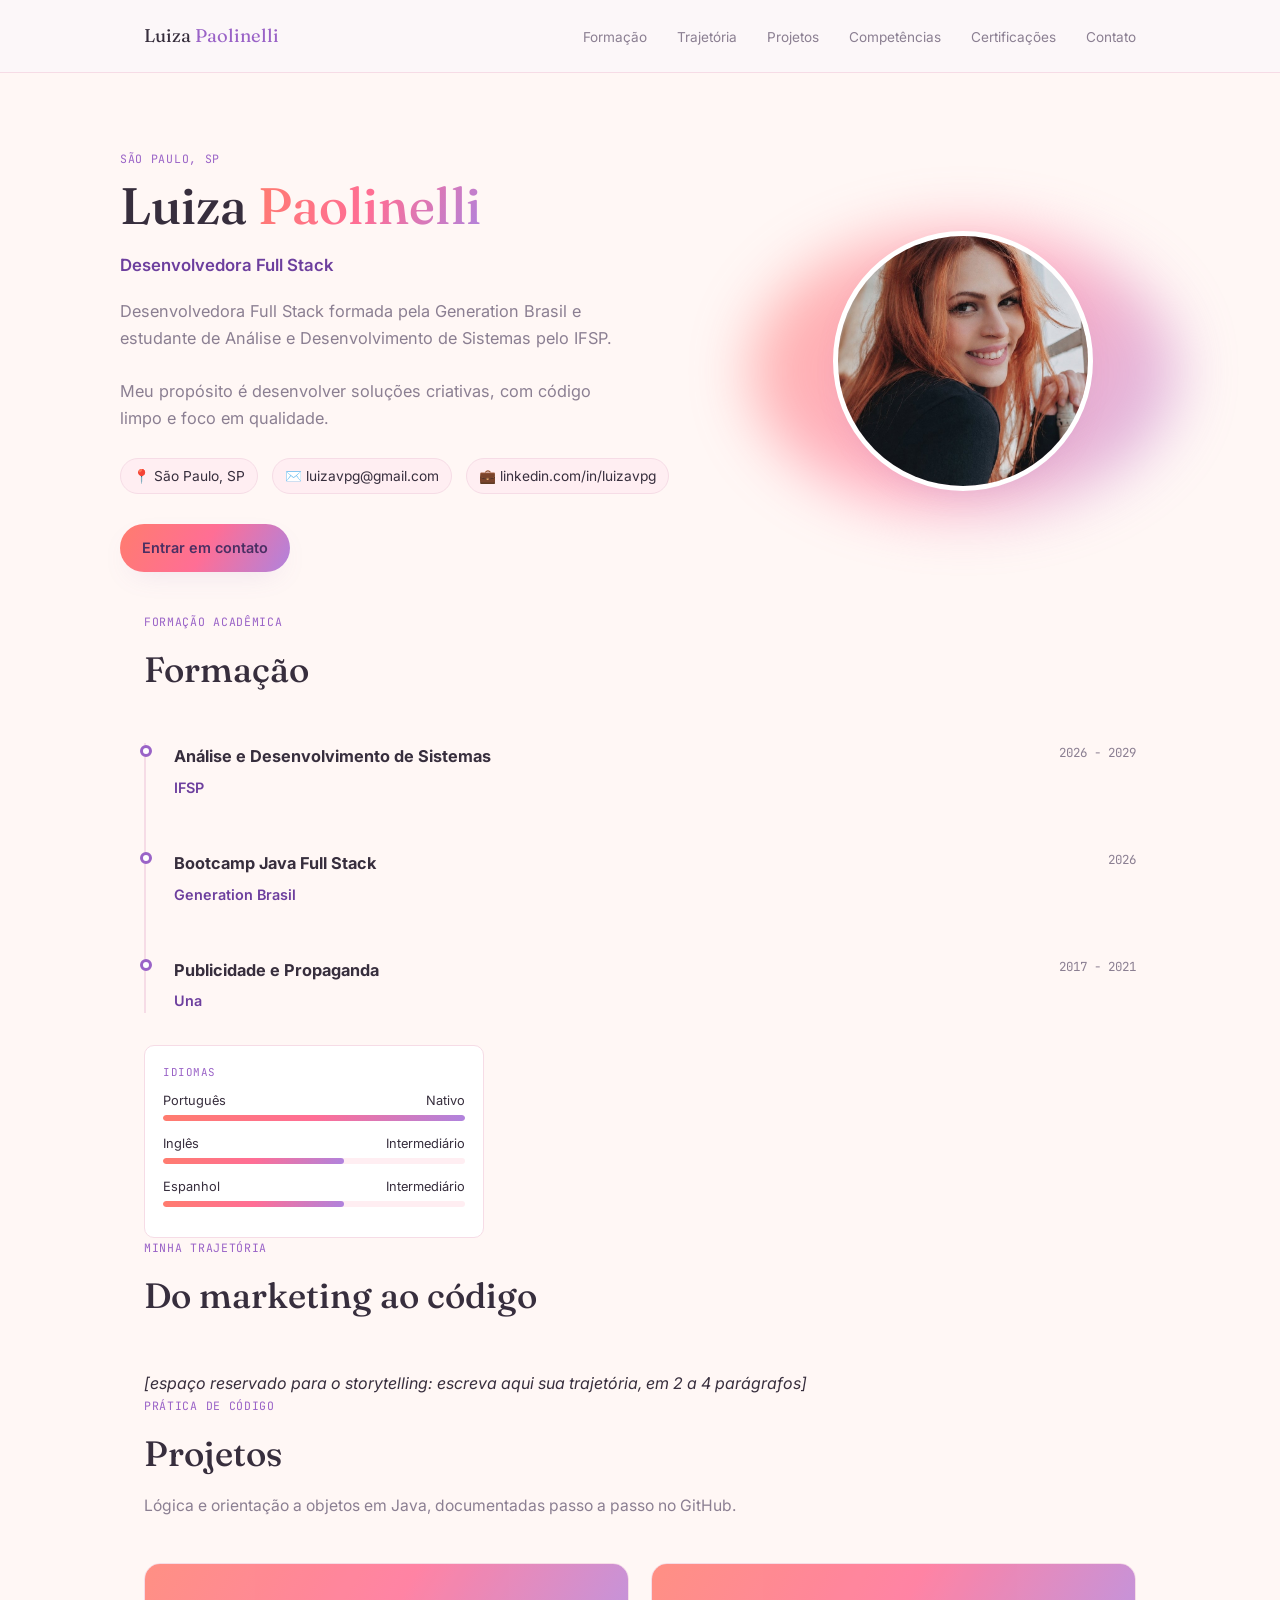
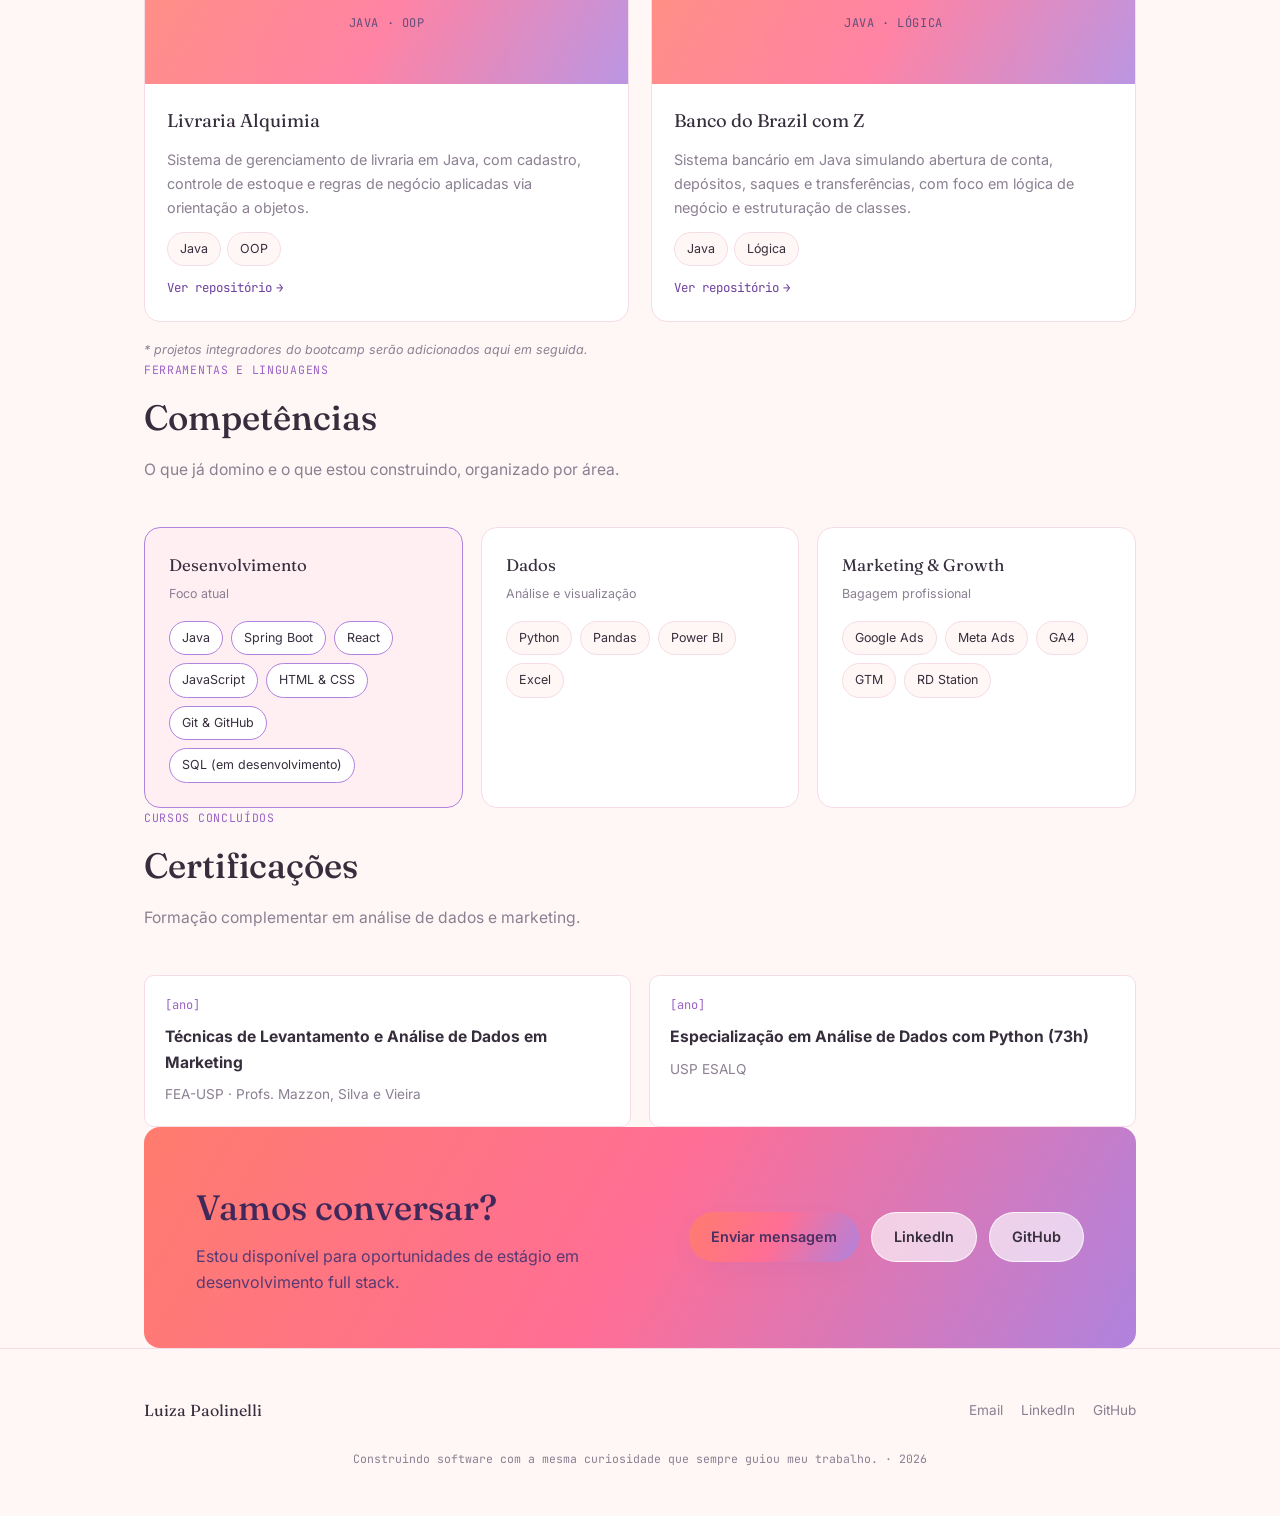
<file: index.html>
<!DOCTYPE html>
<html lang="pt-BR">
<head>
<meta charset="UTF-8">
<meta name="viewport" content="width=device-width, initial-scale=1">
<title>Luiza Paolinelli · Desenvolvedora Full Stack</title>
<meta name="description" content="Currículo online de Luiza Paolinelli, desenvolvedora full stack (Java + React).">
<link rel="preconnect" href="https://fonts.googleapis.com">
<link rel="preconnect" href="https://fonts.gstatic.com" crossorigin>
<link href="https://fonts.googleapis.com/css2?family=Fraunces:opsz,wght@9..144,400;9..144,500;9..144,600;9..144,700&family=Inter:wght@400;500;600;700&family=JetBrains+Mono:wght@400;500&display=swap" rel="stylesheet">
<link rel="stylesheet" href="style.css">
</head>
<body>

<nav>
  <div class="wrap">
    <a class="brand" href="#topo">Luiza <span>Paolinelli</span></a>
    <button class="nav-toggle" id="navToggle" aria-label="Abrir menu" aria-expanded="false">☰</button>
    <ul class="nav-links" id="navLinks">
      <li><a href="#formacao">Formação</a></li>
      <li><a href="#trajetoria">Trajetória</a></li>
      <li><a href="#projetos">Projetos</a></li>
      <li><a href="#competencias">Competências</a></li>
      <li><a href="#certificacoes">Certificações</a></li>
      <li><a href="#contato">Contato</a></li>
    </ul>
  </div>
</nav>

<header id="topo" class="hero wrap">
  <div class="hero-grid">
    <div>
      <span class="eyebrow">São Paulo, SP</span>
      <h1>Luiza <span class="accent">Paolinelli</span></h1>
      <p class="role">Desenvolvedora Full Stack</p>
      <p class="lede">Desenvolvedora Full Stack formada pela Generation Brasil e estudante de Análise e Desenvolvimento de Sistemas pelo IFSP.</p>
      <p class="lede">Meu propósito é desenvolver soluções criativas, com código limpo e foco em qualidade.</p>

      <div class="meta-row">
        <span>📍 São Paulo, SP</span>
        <span>✉️ luizavpg@gmail.com</span>
        <span>💼 linkedin.com/in/luizavpg</span>
      </div>

      <div class="cta-row">
        <a class="btn btn-primary" href="#contato">Entrar em contato</a>
      </div>
    </div>

    <div class="portrait-wrap">
      <div class="portrait-blob" aria-hidden="true"></div>
      <div class="portrait">
        <img src="imagens/luiza-paolinelli.jpg" alt="Foto de Luiza Paolinelli">
      </div>
    </div>
  </div>
</header>

<section id="formacao" class="wrap reveal">
  <div class="section-head">
    <span class="eyebrow">Formação acadêmica</span>
    <h2>Formação</h2>
  </div>

  <div class="timeline">
    <div class="timeline-item">
      <div class="timeline-dot"></div>
      <div class="timeline-head">
        <span class="timeline-role">Análise e Desenvolvimento de Sistemas</span>
        <span class="timeline-period">2026 - 2029</span>
      </div>
      <div class="timeline-org">IFSP</div>
    </div>

    <div class="timeline-item">
      <div class="timeline-dot"></div>
      <div class="timeline-head">
        <span class="timeline-role">Bootcamp Java Full Stack</span>
        <span class="timeline-period">2026</span>
      </div>
      <div class="timeline-org">Generation Brasil</div>
    </div>

    <div class="timeline-item">
      <div class="timeline-dot"></div>
      <div class="timeline-head">
        <span class="timeline-role">Publicidade e Propaganda</span>
        <span class="timeline-period">2017 - 2021</span>
      </div>
      <div class="timeline-org">Una</div>
    </div>
  </div>

  <div class="info-card" style="margin-top:32px; max-width:340px;">
    <span class="label">Idiomas</span>
    <div class="lang-bar">
      <div class="lang-row"><span>Português</span><span>Nativo</span></div>
      <div class="lang-track"><div class="lang-fill" style="width:100%"></div></div>
      <div class="lang-row"><span>Inglês</span><span>Intermediário</span></div>
      <div class="lang-track"><div class="lang-fill" style="width:60%"></div></div>
      <div class="lang-row"><span>Espanhol</span><span>Intermediário</span></div>
      <div class="lang-track"><div class="lang-fill" style="width:60%"></div></div>
    </div>
  </div>
</section>

<section id="trajetoria" class="wrap reveal">
  <div class="section-head">
    <span class="eyebrow">Minha trajetória</span>
    <h2>Do marketing ao código</h2>
  </div>

  <div class="about-text">
    <!-- Espaço reservado para o storytelling da Luiza. Escreva aqui a história da transição, em 2 a 4 parágrafos. -->
    <p class="fill-note">[espaço reservado para o storytelling: escreva aqui sua trajetória, em 2 a 4 parágrafos]</p>
  </div>
</section>

<section id="projetos" class="wrap reveal">
  <div class="section-head">
    <span class="eyebrow">Prática de código</span>
    <h2>Projetos</h2>
    <p class="section-sub">Lógica e orientação a objetos em Java, documentadas passo a passo no GitHub.</p>
  </div>

  <div class="project-grid">
    <div class="project-card">
      <div class="project-thumb">JAVA · OOP</div>
      <div class="project-body">
        <span class="project-title">Livraria Alquimia</span>
        <p class="project-desc">Sistema de gerenciamento de livraria em Java, com cadastro, controle de estoque e regras de negócio aplicadas via orientação a objetos.</p>
        <div class="project-tags"><span class="chip">Java</span><span class="chip">OOP</span></div>
        <a class="project-link" href="https://github.com/luizavpg-bit/projeto_livraria_alquimia" target="_blank" rel="noopener">Ver repositório</a>
      </div>
    </div>

    <div class="project-card">
      <div class="project-thumb">JAVA · LÓGICA</div>
      <div class="project-body">
        <span class="project-title">Banco do Brazil com Z</span>
        <p class="project-desc">Sistema bancário em Java simulando abertura de conta, depósitos, saques e transferências, com foco em lógica de negócio e estruturação de classes.</p>
        <div class="project-tags"><span class="chip">Java</span><span class="chip">Lógica</span></div>
        <a class="project-link" href="https://github.com/luizavpg-bit/conta_bancaria" target="_blank" rel="noopener">Ver repositório</a>
      </div>
    </div>
  </div>
  <p class="fill-note">* projetos integradores do bootcamp serão adicionados aqui em seguida.</p>
</section>

<section id="competencias" class="wrap reveal">
  <div class="section-head">
    <span class="eyebrow">Ferramentas e linguagens</span>
    <h2>Competências</h2>
    <p class="section-sub">O que já domino e o que estou construindo, organizado por área.</p>
  </div>

  <div class="skills-grid">
    <div class="skills-card primary">
      <div class="skills-card-title">Desenvolvimento</div>
      <div class="skills-card-sub">Foco atual</div>
      <div class="chip-row">
        <span class="chip">Java</span>
        <span class="chip">Spring Boot</span>
        <span class="chip">React</span>
        <span class="chip">JavaScript</span>
        <span class="chip">HTML &amp; CSS</span>
        <span class="chip">Git &amp; GitHub</span>
        <span class="chip">SQL (em desenvolvimento)</span>
      </div>
    </div>

    <div class="skills-card">
      <div class="skills-card-title">Dados</div>
      <div class="skills-card-sub">Análise e visualização</div>
      <div class="chip-row">
        <span class="chip">Python</span>
        <span class="chip">Pandas</span>
        <span class="chip">Power BI</span>
        <span class="chip">Excel</span>
      </div>
    </div>

    <div class="skills-card">
      <div class="skills-card-title">Marketing &amp; Growth</div>
      <div class="skills-card-sub">Bagagem profissional</div>
      <div class="chip-row">
        <span class="chip">Google Ads</span>
        <span class="chip">Meta Ads</span>
        <span class="chip">GA4</span>
        <span class="chip">GTM</span>
        <span class="chip">RD Station</span>
      </div>
    </div>
  </div>
</section>

<section id="certificacoes" class="wrap reveal">
  <div class="section-head">
    <span class="eyebrow">Cursos concluídos</span>
    <h2>Certificações</h2>
    <p class="section-sub">Formação complementar em análise de dados e marketing.</p>
  </div>

  <div class="cert-grid">
    <div class="cert-card">
      <span class="cert-year">[ano]</span>
      <span class="cert-name">Técnicas de Levantamento e Análise de Dados em Marketing</span>
      <span class="cert-meta">FEA-USP · Profs. Mazzon, Silva e Vieira</span>
    </div>
    <div class="cert-card">
      <span class="cert-year">[ano]</span>
      <span class="cert-name">Especialização em Análise de Dados com Python (73h)</span>
      <span class="cert-meta">USP ESALQ</span>
    </div>
  </div>
</section>

<section id="contato" class="wrap reveal">
  <div class="contact-box">
    <div>
      <h2>Vamos conversar?</h2>
      <p>Estou disponível para oportunidades de estágio em desenvolvimento full stack.</p>
    </div>
    <div class="contact-actions">
      <a class="btn btn-primary" href="mailto:luizavpg@gmail.com">Enviar mensagem</a>
      <a class="btn btn-ghost" href="https://www.linkedin.com/in/luizavpg/" target="_blank" rel="noopener">LinkedIn</a>
      <a class="btn btn-ghost" href="https://github.com/luizavpg-bit" target="_blank" rel="noopener">GitHub</a>
    </div>
  </div>
</section>

<footer>
  <div class="wrap footer-grid">
    <span class="brand" style="font-size:1rem;">Luiza Paolinelli</span>
    <div class="footer-links">
      <a href="mailto:luizavpg@gmail.com">Email</a>
      <a href="https://www.linkedin.com/in/luizavpg/" target="_blank" rel="noopener">LinkedIn</a>
      <a href="https://github.com/luizavpg-bit" target="_blank" rel="noopener">GitHub</a>
    </div>
    <span class="footer-note" id="footerNote">Construindo software com a mesma curiosidade que sempre guiou meu trabalho.</span>
  </div>
</footer>

<script src="script.js"></script>
</body>
</html>
</file>
<file: style.css>
/* =========================================================
   Luiza Paolinelli, Currículo Online
   Paleta: rosa bebê, lilás, branco, cinza claro, roxo em detalhes
   Tipografia: Fraunces (display), Inter (corpo), JetBrains Mono (dados)
   ========================================================= */

:root{
  /* cores — paleta enviada pela Luiza */
  --bg:            #FFF7F5;
  --surface:       #FFFFFF;
  --surface-soft:  #FFEEF2;
  --pink:          #FFDCE7;
  --pink-strong:   #FF6E95;
  --lilac:         #F0E4FA;
  --lilac-strong:  #AF83DE;
  --coral:         #FF7C6E;
  --peach:         #FABEA7;
  --purple:        #9A63C7;
  --purple-deep:   #6D3F9E;
  --ink:           #372E3D;
  --muted:         #8B7F92;
  --line:          #F6DCE6;
  --gradient:      linear-gradient(120deg, var(--coral), var(--pink-strong), var(--lilac-strong));

  /* tipografia */
  --font-display: 'Fraunces', serif;
  --font-body: 'Inter', sans-serif;
  --font-mono: 'JetBrains Mono', monospace;

  /* espaçamento */
  --radius: 16px;
  --radius-sm: 10px;
  --shadow: 0 10px 30px -12px rgba(138, 99, 184, 0.18);
  --shadow-hover: 0 16px 40px -14px rgba(138, 99, 184, 0.28);
}

*{ margin:0; padding:0; box-sizing:border-box; }

html{ scroll-behavior:smooth; }

body{
  background: var(--bg);
  color: var(--ink);
  font-family: var(--font-body);
  line-height: 1.65;
  -webkit-font-smoothing: antialiased;
}

a{ color:inherit; text-decoration:none; }
ul{ list-style:none; }
img{ max-width:100%; display:block; }

.wrap{ max-width: 1040px; margin:0 auto; padding:0 24px; }

.eyebrow{
  font-family: var(--font-mono);
  font-size: 0.72rem;
  letter-spacing: 0.06em;
  text-transform: uppercase;
  color: var(--purple);
  display:block;
  margin-bottom: 10px;
}

h1,h2,h3{ font-family: var(--font-display); font-weight:500; color: var(--ink); }

section{ padding: 88px 0; }
section .section-head{ max-width: 620px; margin-bottom: 44px; }
h2{ font-size: clamp(1.7rem, 3vw, 2.2rem); margin-bottom: 10px; }
.section-sub{ color: var(--muted); font-size: 0.98rem; }

.reveal{ opacity:0; transform: translateY(18px); transition: opacity .6s ease, transform .6s ease; }
.reveal.is-visible{ opacity:1; transform:none; }

/* ---------- NAV ---------- */
nav{
  position: sticky; top:0; z-index: 100;
  background: rgba(252, 247, 250, 0.85);
  backdrop-filter: blur(10px);
  border-bottom: 1px solid var(--line);
}
nav .wrap{ display:flex; align-items:center; justify-content:space-between; height:72px; }
.brand{ font-family: var(--font-display); font-size: 1.15rem; color: var(--ink); }
.brand span{ color: var(--purple); }

.nav-links{ display:flex; gap: 30px; }
.nav-links a{
  font-size: 0.85rem; color: var(--muted); position:relative; padding-bottom: 4px;
  transition: color .2s;
}
.nav-links a:hover{ color: var(--purple-deep); }
.nav-links a::after{
  content:''; position:absolute; left:0; bottom:0; width:0; height:1px;
  background: var(--gradient); transition: width .25s ease;
}
.nav-links a:hover::after{ width: 100%; }

.nav-toggle{
  display:none; width: 40px; height: 40px; border-radius: 50%;
  border: 1px solid var(--line); background: var(--surface);
  align-items:center; justify-content:center; cursor:pointer; font-size: 1.1rem; color: var(--purple);
}

@media (max-width: 780px){
  .nav-links{
    position:fixed; inset: 72px 16px auto 16px;
    background: var(--surface); border: 1px solid var(--line); border-radius: var(--radius);
    flex-direction: column; gap: 0; padding: 8px 20px;
    box-shadow: var(--shadow);
    transform: translateY(-10px); opacity:0; pointer-events:none;
    transition: opacity .2s, transform .2s;
  }
  .nav-links.open{ opacity:1; pointer-events:auto; transform:none; }
  .nav-links li{ border-bottom: 1px solid var(--line); }
  .nav-links li:last-child{ border-bottom:none; }
  .nav-links a{ display:block; padding: 14px 0; }
  .nav-toggle{ display:flex; }
}

/* ---------- HERO ---------- */
.hero{ padding: 76px 0 40px; }
.hero-grid{
  display:grid; grid-template-columns: 1.2fr 0.8fr; gap: 56px; align-items:center;
}
h1{ font-size: clamp(2.3rem, 5vw, 3.2rem); line-height:1.1; margin: 6px 0 18px; }
h1 .accent{
  background: var(--gradient); -webkit-background-clip:text; background-clip:text; color:transparent;
}
.role{ font-size: 1.05rem; color: var(--purple-deep); font-weight: 600; margin-bottom: 18px; }
.lede{ color: var(--muted); font-size: 1.02rem; max-width: 50ch; margin-bottom: 26px; }

.meta-row{ display:flex; flex-wrap:wrap; gap: 10px 14px; margin-bottom: 30px; font-size: 0.86rem; }
.meta-row span{
  display:inline-flex; align-items:center; gap:6px;
  background: var(--surface-soft); border: 1px solid var(--line);
  padding: 6px 12px; border-radius: 999px; color: var(--ink);
}

.cta-row{ display:flex; flex-wrap:wrap; gap: 14px; }
.btn{
  font-size: 0.9rem; font-weight: 600; padding: 12px 22px; border-radius: 999px;
  transition: transform .2s ease, box-shadow .2s ease;
  display:inline-flex; align-items:center; gap: 8px;
}
.btn-primary{ background: var(--gradient); color: #4A2F63; box-shadow: var(--shadow); }
.btn-primary:hover{ transform: translateY(-2px); box-shadow: var(--shadow-hover); }
.btn-ghost{ background: var(--surface); border: 1px solid var(--line); color: var(--ink); }
.btn-ghost:hover{ border-color: var(--purple); color: var(--purple-deep); }

.portrait-wrap{ position: relative; display:flex; justify-content:center; }
.portrait-blob{
  position:absolute; width: 108%; height: 108%; border-radius: 50%;
  background: var(--gradient); filter: blur(30px); opacity: 0.55; z-index:0;
}
.portrait{
  position: relative; z-index:1; width: 260px; height: 260px; border-radius: 50%;
  overflow:hidden; border: 5px solid var(--surface); box-shadow: var(--shadow);
  background: var(--surface-soft);
}
.portrait img{ width:100%; height:100%; object-fit:cover; }

@media (max-width: 860px){
  .hero-grid{ grid-template-columns: 1fr; text-align:center; }
  .meta-row, .cta-row{ justify-content:center; }
  .portrait-wrap{ order:-1; }
  .lede{ margin-left:auto; margin-right:auto; }
}

/* ---------- SOBRE ---------- */
.about-grid{ display:grid; grid-template-columns: 1.3fr 1fr; gap: 48px; align-items:start; }
.about-text p{ color: var(--ink); margin-bottom: 16px; font-size: 1rem; }
.about-text p:last-child{ margin-bottom:0; }

.info-cards{ display:grid; grid-template-columns: 1fr 1fr; gap: 14px; }
.info-card{
  background: var(--surface); border: 1px solid var(--line); border-radius: var(--radius-sm);
  padding: 18px; transition: transform .2s, box-shadow .2s;
}
.info-card:hover{ transform: translateY(-3px); box-shadow: var(--shadow); }
.info-card .label{ font-family: var(--font-mono); font-size: 0.68rem; color: var(--purple); text-transform:uppercase; letter-spacing:.05em; margin-bottom: 6px; display:block; }
.info-card .value{ font-weight:600; font-size: 0.98rem; }

.lang-bar{ margin-top: 8px; }
.lang-row{ display:flex; justify-content:space-between; font-size: 0.8rem; margin-bottom: 4px; }
.lang-track{ height: 6px; border-radius: 4px; background: var(--surface-soft); overflow:hidden; margin-bottom: 12px; }
.lang-fill{ height:100%; border-radius: 4px; background: var(--gradient); }

@media (max-width: 860px){ .about-grid{ grid-template-columns: 1fr; } }

/* ---------- TIMELINE (Experiência / Formação) ---------- */
.timeline{ position:relative; padding-left: 28px; border-left: 2px solid var(--line); }
.timeline-item{ position:relative; padding-bottom: 40px; }
.timeline-item:last-child{ padding-bottom:0; }
.timeline-dot{
  position:absolute; left: -34px; top: 2px; width: 12px; height:12px; border-radius:50%;
  background: var(--surface); border: 3px solid var(--purple);
}
.timeline-head{ display:flex; flex-wrap:wrap; justify-content:space-between; gap:6px; margin-bottom: 6px; }
.timeline-role{ font-weight:700; font-size: 1.02rem; }
.timeline-period{ font-family: var(--font-mono); font-size: 0.78rem; color: var(--muted); }
.timeline-org{ color: var(--purple-deep); font-weight:600; font-size: 0.9rem; margin-bottom: 10px; }
.timeline-item ul{ color: var(--muted); font-size: 0.92rem; display:flex; flex-direction:column; gap: 6px; }
.timeline-item ul li{ padding-left: 16px; position:relative; }
.timeline-item ul li::before{ content:'•'; position:absolute; left:0; color: var(--lilac-strong); }
.fill-note{ margin-top: 18px; font-size: 0.78rem; color: var(--muted); font-style: italic; }

.edu-status{
  display:inline-block; font-family: var(--font-mono); font-size: 0.68rem;
  padding: 3px 10px; border-radius: 999px; margin-top: 8px;
  background: var(--surface-soft); color: var(--purple-deep); border: 1px solid var(--line);
}

/* ---------- PROJETOS ---------- */
.project-grid{ display:grid; grid-template-columns: repeat(2, 1fr); gap: 22px; }
.project-card{
  background: var(--surface); border: 1px solid var(--line); border-radius: var(--radius);
  overflow:hidden; display:flex; flex-direction:column;
  transition: transform .25s ease, box-shadow .25s ease, border-color .25s ease;
}
.project-card:hover{ transform: translateY(-4px); box-shadow: var(--shadow-hover); border-color: var(--lilac-strong); }
.project-thumb{
  height: 120px; background: var(--gradient); opacity: 0.85;
  display:flex; align-items:center; justify-content:center;
  font-family: var(--font-mono); color: #4A2F63; font-size: 0.75rem; letter-spacing: .05em;
}
.project-body{ padding: 22px; display:flex; flex-direction:column; gap: 12px; flex:1; }
.project-title{ font-family: var(--font-display); font-size: 1.15rem; }
.project-desc{ color: var(--muted); font-size: 0.9rem; flex:1; }
.project-tags{ display:flex; flex-wrap:wrap; gap: 6px; }
.project-link{
  font-family: var(--font-mono); font-size: 0.78rem; color: var(--purple-deep);
  display:inline-flex; align-items:center; gap: 4px;
}
.project-link::after{ content:'→'; transition: transform .2s; }
.project-card:hover .project-link::after{ transform: translateX(4px); }

@media (max-width: 780px){ .project-grid{ grid-template-columns: 1fr; } }

/* ---------- COMPETÊNCIAS ---------- */
.skills-grid{ display:grid; grid-template-columns: repeat(3, 1fr); gap: 18px; }
.skills-card{
  background: var(--surface); border: 1px solid var(--line); border-radius: var(--radius);
  padding: 24px;
}
.skills-card.primary{ background: var(--surface-soft); border-color: var(--lilac-strong); }
.skills-card-title{ font-family: var(--font-display); font-size: 1.05rem; margin-bottom: 4px; }
.skills-card-sub{ font-size: 0.78rem; color: var(--muted); margin-bottom: 16px; }
.chip-row{ display:flex; flex-wrap:wrap; gap: 8px; }
.chip{
  font-size: 0.78rem; padding: 6px 12px; border-radius: 999px;
  background: var(--bg); border: 1px solid var(--line); color: var(--ink);
}
.skills-card.primary .chip{ background: var(--surface); border-color: var(--lilac-strong); }

@media (max-width: 900px){ .skills-grid{ grid-template-columns: 1fr; } }

/* ---------- CERTIFICAÇÕES ---------- */
.cert-grid{ display:grid; grid-template-columns: repeat(2, 1fr); gap: 18px; }
.cert-card{
  background: var(--surface); border: 1px solid var(--line); border-radius: var(--radius-sm);
  padding: 20px; display:flex; flex-direction:column; gap: 8px;
  transition: box-shadow .2s, transform .2s;
}
.cert-card:hover{ box-shadow: var(--shadow); transform: translateY(-2px); }
.cert-name{ font-weight: 700; font-size: 0.98rem; }
.cert-meta{ color: var(--muted); font-size: 0.85rem; }
.cert-year{ font-family: var(--font-mono); font-size: 0.75rem; color: var(--purple); }

@media (max-width: 780px){ .cert-grid{ grid-template-columns: 1fr; } }

/* ---------- CONTATO ---------- */
.contact-box{
  background: var(--gradient); border-radius: var(--radius);
  padding: 52px; display:flex; flex-wrap:wrap; justify-content:space-between; align-items:center; gap: 24px;
}
.contact-box h2{ color: #40295A; margin-bottom: 6px; }
.contact-box p{ color: #573A73; max-width: 42ch; }
.contact-actions{ display:flex; flex-wrap:wrap; gap: 12px; }
.contact-actions .btn-ghost{ background: rgba(255,255,255,0.65); border-color: rgba(255,255,255,0.8); }

/* ---------- FOOTER ---------- */
footer{ padding: 48px 0; border-top: 1px solid var(--line); }
.footer-grid{ display:flex; flex-wrap:wrap; justify-content:space-between; align-items:center; gap: 16px; }
.footer-links{ display:flex; gap: 18px; font-size: 0.85rem; }
.footer-links a{ color: var(--muted); transition: color .2s; }
.footer-links a:hover{ color: var(--purple-deep); }
.footer-note{ font-family: var(--font-mono); font-size: 0.72rem; color: var(--muted); text-align: center; width:100%; margin-top: 10px; }

::selection{ background: var(--lilac-strong); color: #3A2E4D; }
a:focus-visible, button:focus-visible{ outline: 2px solid var(--purple); outline-offset: 3px; }

@media (prefers-reduced-motion: reduce){
  html{ scroll-behavior:auto; }
  *{ transition:none !important; animation:none !important; }
  .reveal{ opacity:1; transform:none; }
}
</file>
